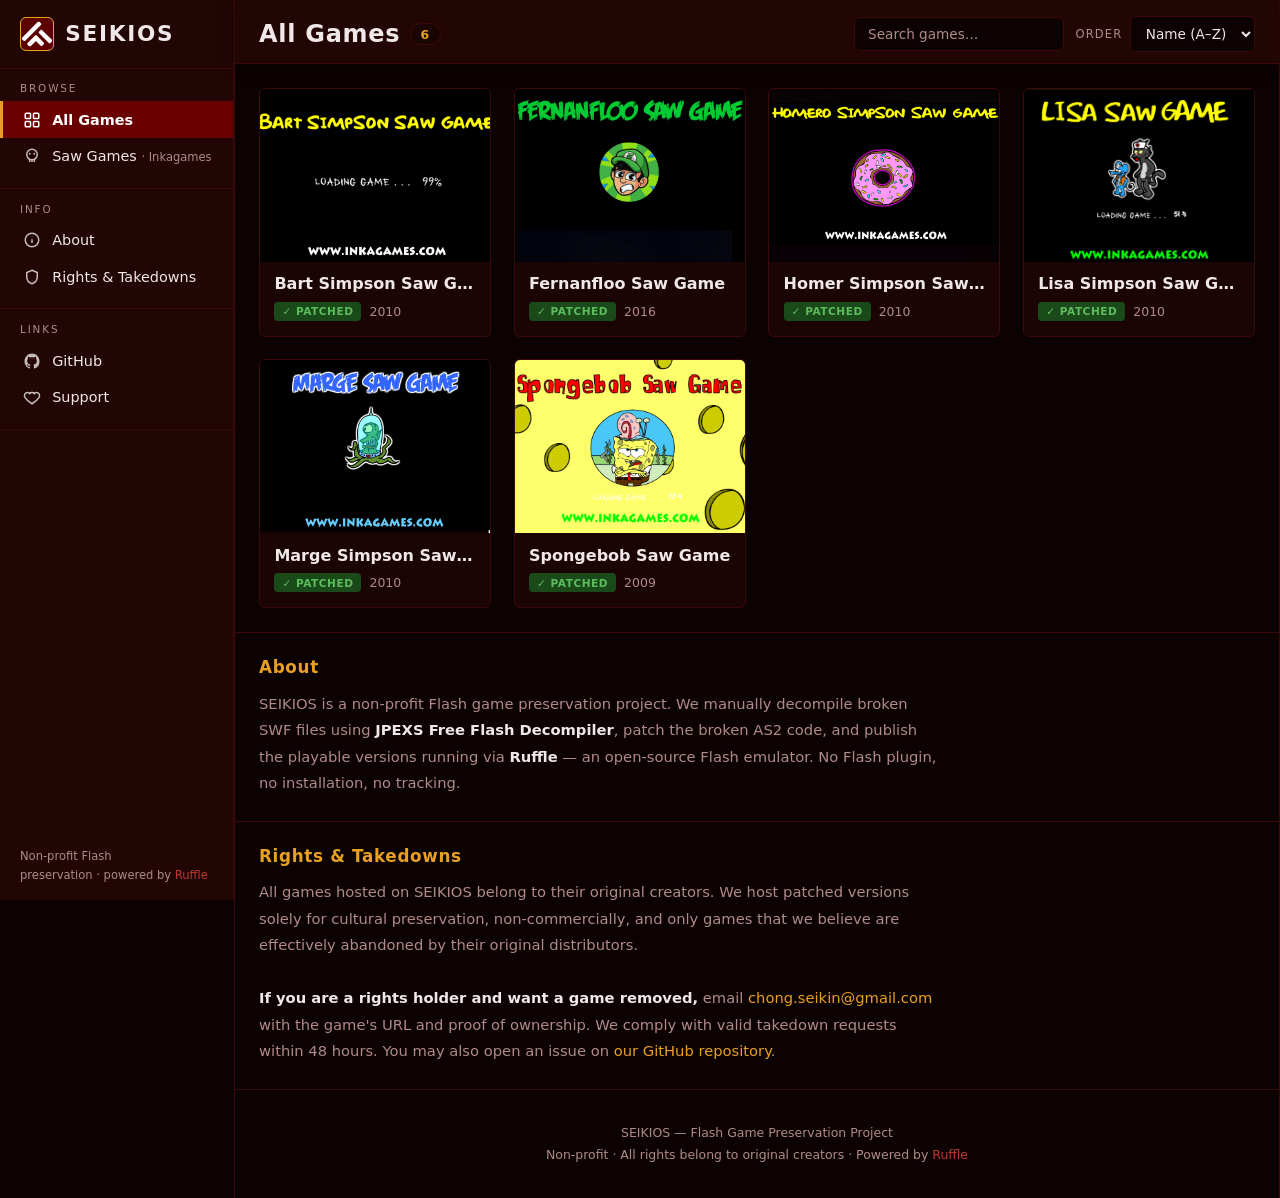
<file: index.html>
<!DOCTYPE html>
<html lang="en">
<head>
  <meta charset="UTF-8">
  <meta name="viewport" content="width=device-width, initial-scale=1.0">

  <!-- ── Google Search Console verification ── -->
  <meta name="google-site-verification" content="56Zq3y_Gpqxf4pb4Z6aUMpyQzc13Jfef9XOXq4kblCY" />

  <!-- ── Primary SEO ── -->
  <title>SEIKIOS — Flash Game Preservation · Play Classic Flash Games in Your Browser</title>
  <meta name="description" content="Non-profit Flash game preservation project. Play patched classic Flash games like SpongeBob Saw Game and Bart Simpson Saw Game directly in your browser — no Flash plugin required, powered by Ruffle.">
  <meta name="keywords" content="flash games, ruffle, flash preservation, play flash in browser, inkagames, spongebob saw game, bart simpson saw game, html5 flash, flash games online, juegos flash navegador">
  <meta name="author" content="DarkarChong">
  <link rel="canonical" href="https://seikios.com/">

  <!-- ── Open Graph (Facebook, WhatsApp, Discord, LinkedIn) ── -->
  <meta property="og:type" content="website">
  <meta property="og:site_name" content="SEIKIOS">
  <meta property="og:title" content="SEIKIOS — Play Classic Flash Games in Your Browser">
  <meta property="og:description" content="Non-profit Flash game preservation. Patched classic Flash games playable in any modern browser — no Flash plugin needed.">
  <meta property="og:url" content="https://seikios.com/">
  <meta property="og:image" content="https://seikios.com/assets/logo.svg">
  <meta property="og:locale" content="en_US">

  <!-- ── Twitter / X Cards ── -->
  <meta name="twitter:card" content="summary_large_image">
  <meta name="twitter:title" content="SEIKIOS — Flash Game Preservation">
  <meta name="twitter:description" content="Play patched classic Flash games in your browser. Non-profit preservation project powered by Ruffle.">
  <meta name="twitter:image" content="https://seikios.com/assets/logo.svg">

  <!-- ── Schema.org structured data (rich results in Google) ── -->
  <script type="application/ld+json">
  {
    "@context": "https://schema.org",
    "@type": "WebSite",
    "name": "SEIKIOS",
    "alternateName": "SEIKIOS Flash Game Preservation",
    "url": "https://seikios.com/",
    "description": "Non-profit Flash game preservation project. Play patched classic Flash games directly in your browser.",
    "publisher": {
      "@type": "Organization",
      "name": "SEIKIOS",
      "logo": {
        "@type": "ImageObject",
        "url": "https://seikios.com/assets/logo.svg"
      }
    }
  }
  </script>

  <link rel="stylesheet" href="assets/css/style.css">

  <!-- ── Favicons (generated from logo.svg with realfavicongenerator.net) ── -->
  <link rel="icon" type="image/png" href="/favicon-96x96.png" sizes="96x96">
  <link rel="icon" type="image/svg+xml" href="/favicon.svg">
  <link rel="shortcut icon" href="/favicon.ico">
  <link rel="apple-touch-icon" sizes="180x180" href="/apple-touch-icon.png">
  <meta name="apple-mobile-web-app-title" content="SEIKIOS">
  <link rel="manifest" href="/site.webmanifest">
  <meta name="theme-color" content="#5c0000">

  <!-- Ruffle Flash emulator (local fork with SEIKIOS-specific fixes) -->
  <script src="ruffle/ruffle.js"></script>
</head>
<body>

  <div class="app">

    <!-- ── SIDEBAR ── -->
    <aside class="sidebar">
      <a class="brand" href="./" aria-label="SEIKIOS home">
        <img src="assets/logo.svg" alt="">
        <span>SEIKIOS</span>
      </a>

      <nav class="nav-group">
        <div class="nav-label">Browse</div>
        <button type="button" class="nav-item active" data-filter="all">
          <svg viewBox="0 0 24 24" fill="none" stroke="currentColor" stroke-width="2"><rect x="3" y="3" width="7" height="7" rx="1"/><rect x="14" y="3" width="7" height="7" rx="1"/><rect x="3" y="14" width="7" height="7" rx="1"/><rect x="14" y="14" width="7" height="7" rx="1"/></svg>
          <span>All Games</span>
        </button>
        <button type="button" class="nav-item" data-filter="inkagames">
          <svg viewBox="0 0 24 24" fill="none" stroke="currentColor" stroke-width="2"><circle cx="12" cy="10" r="7"/><circle cx="9" cy="9" r="1.2" fill="currentColor" stroke="none"/><circle cx="15" cy="9" r="1.2" fill="currentColor" stroke="none"/><path d="M8 16l1.5 4M16 16l-1.5 4M12 16v4"/></svg>
          <span>Saw Games <small>· Inkagames</small></span>
        </button>
      </nav>

      <nav class="nav-group">
        <div class="nav-label">Info</div>
        <a class="nav-item" href="#about">
          <svg viewBox="0 0 24 24" fill="none" stroke="currentColor" stroke-width="2"><circle cx="12" cy="12" r="9"/><path d="M12 11v5M12 8h.01"/></svg>
          <span>About</span>
        </a>
        <a class="nav-item" href="#rights">
          <svg viewBox="0 0 24 24" fill="none" stroke="currentColor" stroke-width="2"><path d="M12 3l7 3v6c0 4.5-3 7.5-7 9-4-1.5-7-4.5-7-9V6z"/></svg>
          <span>Rights &amp; Takedowns</span>
        </a>
      </nav>

      <nav class="nav-group">
        <div class="nav-label">Links</div>
        <a class="nav-item" href="https://github.com/DarkarChong/SeikiOS_FlashPage" target="_blank" rel="noopener">
          <svg viewBox="0 0 24 24" fill="currentColor" stroke="none"><path d="M12 2C6.48 2 2 6.58 2 12.25c0 4.53 2.87 8.37 6.84 9.73.5.1.68-.22.68-.49 0-.24-.01-.87-.01-1.71-2.78.62-3.37-1.37-3.37-1.37-.45-1.18-1.11-1.49-1.11-1.49-.91-.64.07-.62.07-.62 1 .07 1.53 1.06 1.53 1.06.89 1.56 2.34 1.11 2.91.85.09-.66.35-1.11.63-1.37-2.22-.26-4.55-1.14-4.55-5.07 0-1.12.39-2.03 1.03-2.75-.1-.26-.45-1.31.1-2.72 0 0 .84-.28 2.75 1.05a9.4 9.4 0 0 1 5 0c1.91-1.33 2.75-1.05 2.75-1.05.55 1.41.2 2.46.1 2.72.64.72 1.03 1.63 1.03 2.75 0 3.94-2.34 4.81-4.57 5.06.36.32.68.94.68 1.9 0 1.37-.01 2.47-.01 2.81 0 .27.18.6.69.49A10.02 10.02 0 0 0 22 12.25C22 6.58 17.52 2 12 2z"/></svg>
          <span>GitHub</span>
        </a>
        <a class="nav-item" href="mailto:chong.seikin@gmail.com">
          <svg viewBox="0 0 24 24" fill="none" stroke="currentColor" stroke-width="2"><path d="M12 21s-7-4.35-9.5-8.5C1 9.5 2.5 6 6 6c2 0 3 1.5 3 1.5S10 6 12 6s3 1.5 3 1.5S16 6 18 6c3.5 0 5 3.5 3.5 6.5C19 16.65 12 21 12 21z"/></svg>
          <span>Support</span>
        </a>
      </nav>

      <div class="sidebar-foot">
        Non-profit Flash<br>preservation · powered by
        <a href="https://ruffle.rs" target="_blank" rel="noopener">Ruffle</a>
      </div>
    </aside>

    <!-- ── MAIN ── -->
    <div class="main">
      <div class="main-inner">

        <!-- TOP BAR -->
        <header class="topbar">
          <h1 class="page-title">
            <span id="page-title-text">All Games</span>
            <span class="count" id="game-count">0</span>
          </h1>
          <div class="topbar-tools">
            <input type="search" class="search" id="search" placeholder="Search games…" aria-label="Search games">
            <label class="order-wrap">
              <span>Order</span>
              <select class="order" id="order" aria-label="Order games by">
                <option value="name">Name (A–Z)</option>
                <option value="name-desc">Name (Z–A)</option>
                <option value="year-desc">Year (new)</option>
                <option value="year">Year (old)</option>
              </select>
            </label>
          </div>
        </header>

        <!-- ARCHIVE -->
        <section class="archive" id="catalog">
          <div class="grid" id="game-grid"></div>
          <p class="empty" id="empty-state" hidden>No games match your search.</p>
        </section>

        <!-- ABOUT -->
        <section class="panel" id="about">
          <h2>About</h2>
          <p>
            SEIKIOS is a non-profit Flash game preservation project. We manually decompile broken SWF files
            using <strong>JPEXS Free Flash Decompiler</strong>, patch the broken AS2 code, and publish the
            playable versions running via <strong>Ruffle</strong> — an open-source Flash emulator.
            No Flash plugin, no installation, no tracking.
          </p>
        </section>

        <!-- RIGHTS -->
        <section class="panel" id="rights">
          <h2>Rights &amp; Takedowns</h2>
          <p>
            All games hosted on SEIKIOS belong to their original creators. We host patched versions
            solely for cultural preservation, non-commercially, and only games that we believe are
            effectively abandoned by their original distributors.<br><br>
            <strong>If you are a rights holder and want a game removed,</strong>
            email <a href="mailto:chong.seikin@gmail.com">chong.seikin@gmail.com</a>
            with the game's URL and proof of ownership. We comply with valid takedown requests within
            48 hours. You may also open an issue on
            <a href="https://github.com/DarkarChong/SeikiOS_FlashPage/issues" target="_blank" rel="noopener">our GitHub repository</a>.
          </p>
        </section>

        <footer>
          <p>SEIKIOS — Flash Game Preservation Project</p>
          <p>Non-profit · All rights belong to original creators · Powered by <a href="https://ruffle.rs" target="_blank" rel="noopener">Ruffle</a></p>
        </footer>

      </div>
    </div>

  </div>

  <script src="assets/js/catalog.js"></script>
</body>
</html>
</file>
<file: assets/css/style.css>
:root {
  --bg:        #0d0202;
  --surface:   #1a0404;
  --surface-2: #220505;
  --line:      #3a0a0a;
  --maroon:    #6b0000;
  --maroon-hi: #8b0000;
  --accent:    #c0392b;
  --gold:      #e8a020;
  --gold-hi:   #ffc14d;
  --text:      #f0e8e8;
  --muted:     #b08a8a;
  --radius:    6px;
}

*, *::before, *::after { box-sizing: border-box; margin: 0; padding: 0; }

html { scroll-behavior: smooth; }

body {
  background: var(--bg);
  color: var(--text);
  font-family: 'Segoe UI', system-ui, sans-serif;
  min-height: 100vh;
}

a { color: inherit; text-decoration: none; }
img { display: block; }

/* ════════════════════════════════════════════════════════════
   APP LAYOUT
   ════════════════════════════════════════════════════════════ */
.app { display: flex; min-height: 100vh; }

/* ── SIDEBAR ── */
.sidebar {
  width: 234px;
  flex-shrink: 0;
  background: var(--surface-2);
  border-right: 1px solid var(--line);
  position: sticky;
  top: 0;
  height: 100vh;
  overflow-y: auto;
  display: flex;
  flex-direction: column;
}

.brand {
  display: flex;
  align-items: center;
  gap: .7rem;
  padding: 1.05rem 1.25rem;
  font-size: 1.35rem;
  font-weight: 900;
  letter-spacing: .08em;
  border-bottom: 1px solid var(--line);
}
.brand img {
  width: 34px; height: 34px;
  border-radius: 6px;
  border: 1px solid var(--gold);
  object-fit: cover;
}

.nav-group { padding: .85rem 0; border-bottom: 1px solid var(--line); }
.nav-label {
  font-size: .65rem;
  letter-spacing: .18em;
  text-transform: uppercase;
  color: var(--muted);
  padding: 0 1.25rem .45rem;
}

.nav-item {
  display: flex;
  align-items: center;
  gap: .7rem;
  width: 100%;
  padding: .58rem 1.25rem;
  font-size: .9rem;
  font-family: inherit;
  color: var(--text);
  background: none;
  border: 0;
  border-left: 3px solid transparent;
  text-align: left;
  cursor: pointer;
}
.nav-item svg { width: 18px; height: 18px; flex-shrink: 0; opacity: .8; }
.nav-item small { color: var(--muted); font-size: .72rem; }
.nav-item:hover { background: var(--surface); color: var(--gold-hi); }
.nav-item:hover svg { opacity: 1; }
.nav-item.active {
  background: var(--maroon);
  color: #fff;
  border-left-color: var(--gold);
  font-weight: 700;
}
.nav-item.active svg { opacity: 1; }
.nav-item.active small { color: rgba(255,255,255,.7); }

.sidebar-foot {
  margin-top: auto;
  padding: 1rem 1.25rem;
  font-size: .72rem;
  line-height: 1.6;
  color: var(--muted);
}
.sidebar-foot a { color: var(--accent); }
.sidebar-foot a:hover { color: var(--gold); }

/* ── MAIN COLUMN ── */
.main { flex: 1; min-width: 0; }
.main-inner {
  max-width: 1080px;
  margin: 0 auto;
  min-height: 100vh;
  background: var(--bg);
  border-left: 1px solid var(--line);
  border-right: 1px solid var(--line);
}

/* ── TOP BAR ── */
.topbar {
  position: sticky;
  top: 0;
  z-index: 50;
  display: flex;
  align-items: center;
  justify-content: space-between;
  gap: 1rem;
  flex-wrap: wrap;
  padding: 1rem 1.5rem;
  background: var(--surface-2);
  border-bottom: 1px solid var(--line);
}
.page-title {
  display: flex;
  align-items: center;
  gap: .6rem;
  font-size: 1.5rem;
  font-weight: 900;
  letter-spacing: .03em;
}
.page-title .count {
  font-size: .78rem;
  font-weight: 700;
  color: var(--gold);
  background: var(--surface);
  border: 1px solid var(--line);
  padding: .15rem .6rem;
  border-radius: 999px;
}

.topbar-tools { display: flex; align-items: center; gap: .7rem; }
.search {
  width: 210px;
  padding: .5rem .8rem;
  font-size: .85rem;
  font-family: inherit;
  color: var(--text);
  background: var(--bg);
  border: 1px solid var(--line);
  border-radius: var(--radius);
}
.search::placeholder { color: var(--muted); }
.search:focus { outline: none; border-color: var(--gold); }

.order-wrap {
  display: flex;
  align-items: center;
  gap: .45rem;
  font-size: .72rem;
  letter-spacing: .1em;
  text-transform: uppercase;
  color: var(--muted);
}
.order {
  padding: .5rem .7rem;
  font-size: .85rem;
  font-family: inherit;
  color: var(--text);
  background: var(--bg);
  border: 1px solid var(--line);
  border-radius: var(--radius);
  cursor: pointer;
}
.order:focus { outline: none; border-color: var(--gold); }

/* ── ARCHIVE GRID ── */
.archive { padding: 1.5rem; }
.grid {
  display: grid;
  grid-template-columns: repeat(auto-fill, minmax(230px, 1fr));
  gap: 1.4rem;
}
.empty { padding: 2.5rem 1rem; text-align: center; color: var(--muted); }
[hidden] { display: none !important; }

/* ── GAME CARD ── */
.card {
  background: var(--surface);
  border: 1px solid var(--line);
  border-radius: var(--radius);
  overflow: hidden;
  cursor: pointer;
  transition: transform .12s, border-color .12s, box-shadow .12s;
}
.card:hover {
  transform: translateY(-3px);
  border-color: var(--gold);
  box-shadow: 0 6px 18px rgba(0,0,0,.5);
}
.card-thumb {
  width: 100%;
  aspect-ratio: 4/3;
  object-fit: cover;
  background: var(--maroon);
}
.card-thumb-placeholder {
  width: 100%;
  aspect-ratio: 4/3;
  background: var(--maroon);
  display: flex;
  align-items: center;
  justify-content: center;
  font-size: 2rem;
  color: rgba(255,255,255,.2);
}
.card-body { padding: .8rem .9rem .95rem; }
.card-title {
  font-size: 1rem;
  font-weight: 700;
  margin-bottom: .55rem;
  white-space: nowrap;
  overflow: hidden;
  text-overflow: ellipsis;
}
.card-meta { display: flex; gap: .5rem; align-items: center; flex-wrap: wrap; }
.card-year { font-size: .78rem; color: var(--muted); }

.badge {
  font-size: .66rem;
  letter-spacing: .05em;
  text-transform: uppercase;
  padding: .2rem .5rem;
  border-radius: 4px;
  font-weight: 700;
}
.badge-patched { background: #1a4a1a; color: #5dbb5d; }
.badge-wip     { background: #1a1a2a; color: #7080cc; }

/* ── INFO PANELS (About / Rights) ── */
.panel { padding: 1.5rem; border-top: 1px solid var(--line); }
.panel h2 {
  font-size: 1.05rem;
  letter-spacing: .04em;
  color: var(--gold);
  margin-bottom: .85rem;
}
.panel p { max-width: 680px; color: var(--muted); line-height: 1.8; font-size: .92rem; }
.panel strong { color: var(--text); }
.panel a { color: var(--gold); }
.panel a:hover { color: var(--gold-hi); }

/* ════════════════════════════════════════════════════════════
   SHARED — used by individual game pages (games/<id>/index.html)
   Keep these: those pages link to this stylesheet.
   ════════════════════════════════════════════════════════════ */
header {
  background: var(--maroon);
  padding: 0 2rem;
  display: flex;
  align-items: center;
  justify-content: space-between;
  height: 64px;
  position: sticky;
  top: 0;
  z-index: 100;
  box-shadow: 0 2px 12px rgba(0,0,0,.6);
}
.logo {
  display: flex;
  align-items: center;
  gap: .75rem;
  font-size: 1.4rem;
  font-weight: 900;
  letter-spacing: .08em;
}
.logo img { height: 36px; }
.logo-icon {
  width: 36px; height: 36px;
  border-radius: 6px;
  display: block;
  object-fit: cover;
  border: 1px solid var(--gold);
  box-sizing: border-box;
  box-shadow:
    0 0 8px rgba(232, 180, 0, 0.35),
    0 2px 4px rgba(0, 0, 0, 0.4);
}
header nav { display: flex; gap: 1.5rem; font-size: .9rem; color: var(--text); opacity: .85; }
header nav a:hover { opacity: 1; color: var(--gold); }

/* ── FOOTER (shared) ── */
footer {
  border-top: 1px solid var(--line);
  padding: 2rem;
  text-align: center;
  font-size: .78rem;
  color: var(--muted);
  line-height: 1.8;
}
footer a { color: var(--accent); }
footer a:hover { color: var(--gold); }

/* ════════════════════════════════════════════════════════════
   RESPONSIVE
   ════════════════════════════════════════════════════════════ */
@media (max-width: 820px) {
  .app { flex-direction: column; }
  .sidebar {
    width: 100%;
    height: auto;
    position: sticky;
    top: 0;
    z-index: 60;
    flex-direction: row;
    flex-wrap: wrap;
    align-items: center;
    overflow-x: auto;
  }
  .brand { border-bottom: 0; border-right: 1px solid var(--line); }
  .nav-group { display: flex; align-items: center; border-bottom: 0; padding: .35rem .4rem; }
  .nav-label { display: none; }
  .nav-item {
    border-left: 0;
    border-bottom: 3px solid transparent;
    padding: .5rem .7rem;
    white-space: nowrap;
  }
  .nav-item.active { border-left-color: transparent; border-bottom-color: var(--gold); }
  .nav-item small { display: none; }
  .sidebar-foot { display: none; }
  .main-inner { border-left: 0; border-right: 0; }

  header { padding: 0 1rem; }
  .topbar { padding: .85rem 1rem; }
  .search { width: 100%; }
  .topbar-tools { width: 100%; }
  .archive, .panel { padding: 1rem; }
}
</file>
